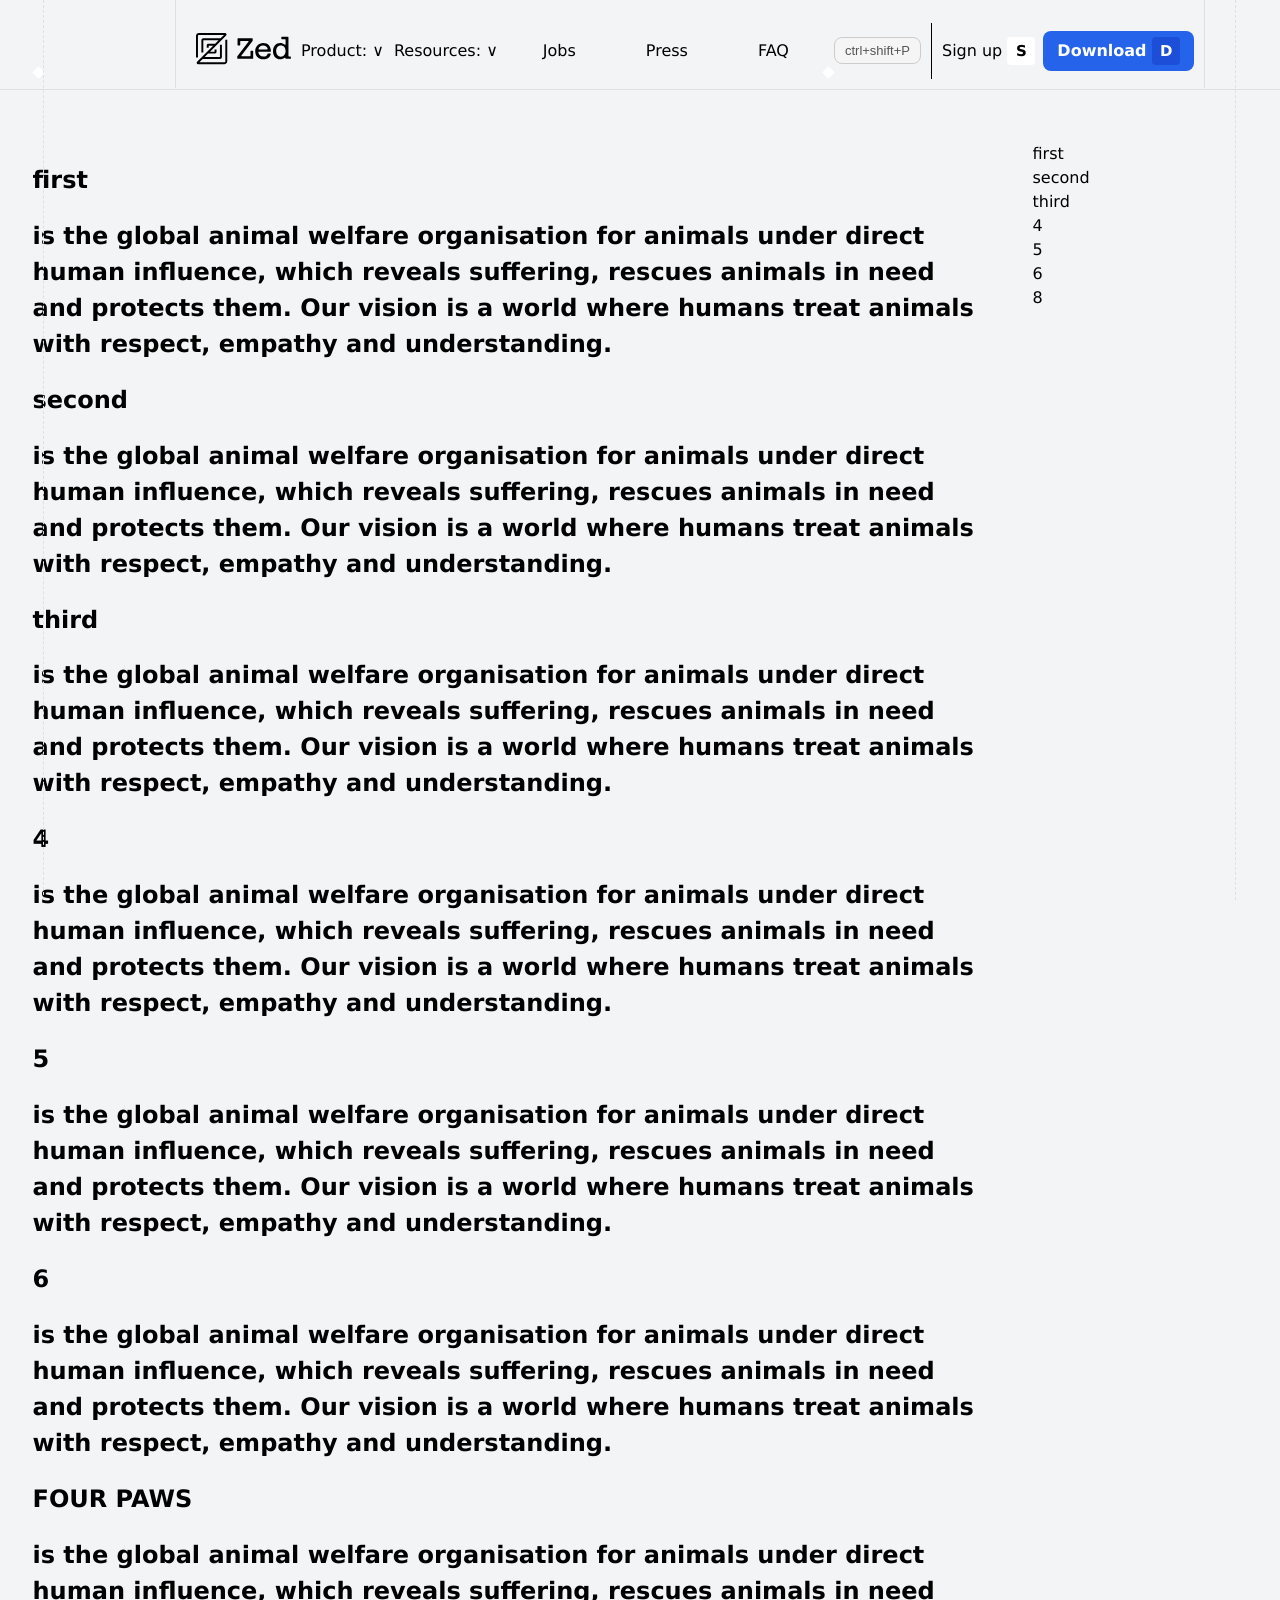
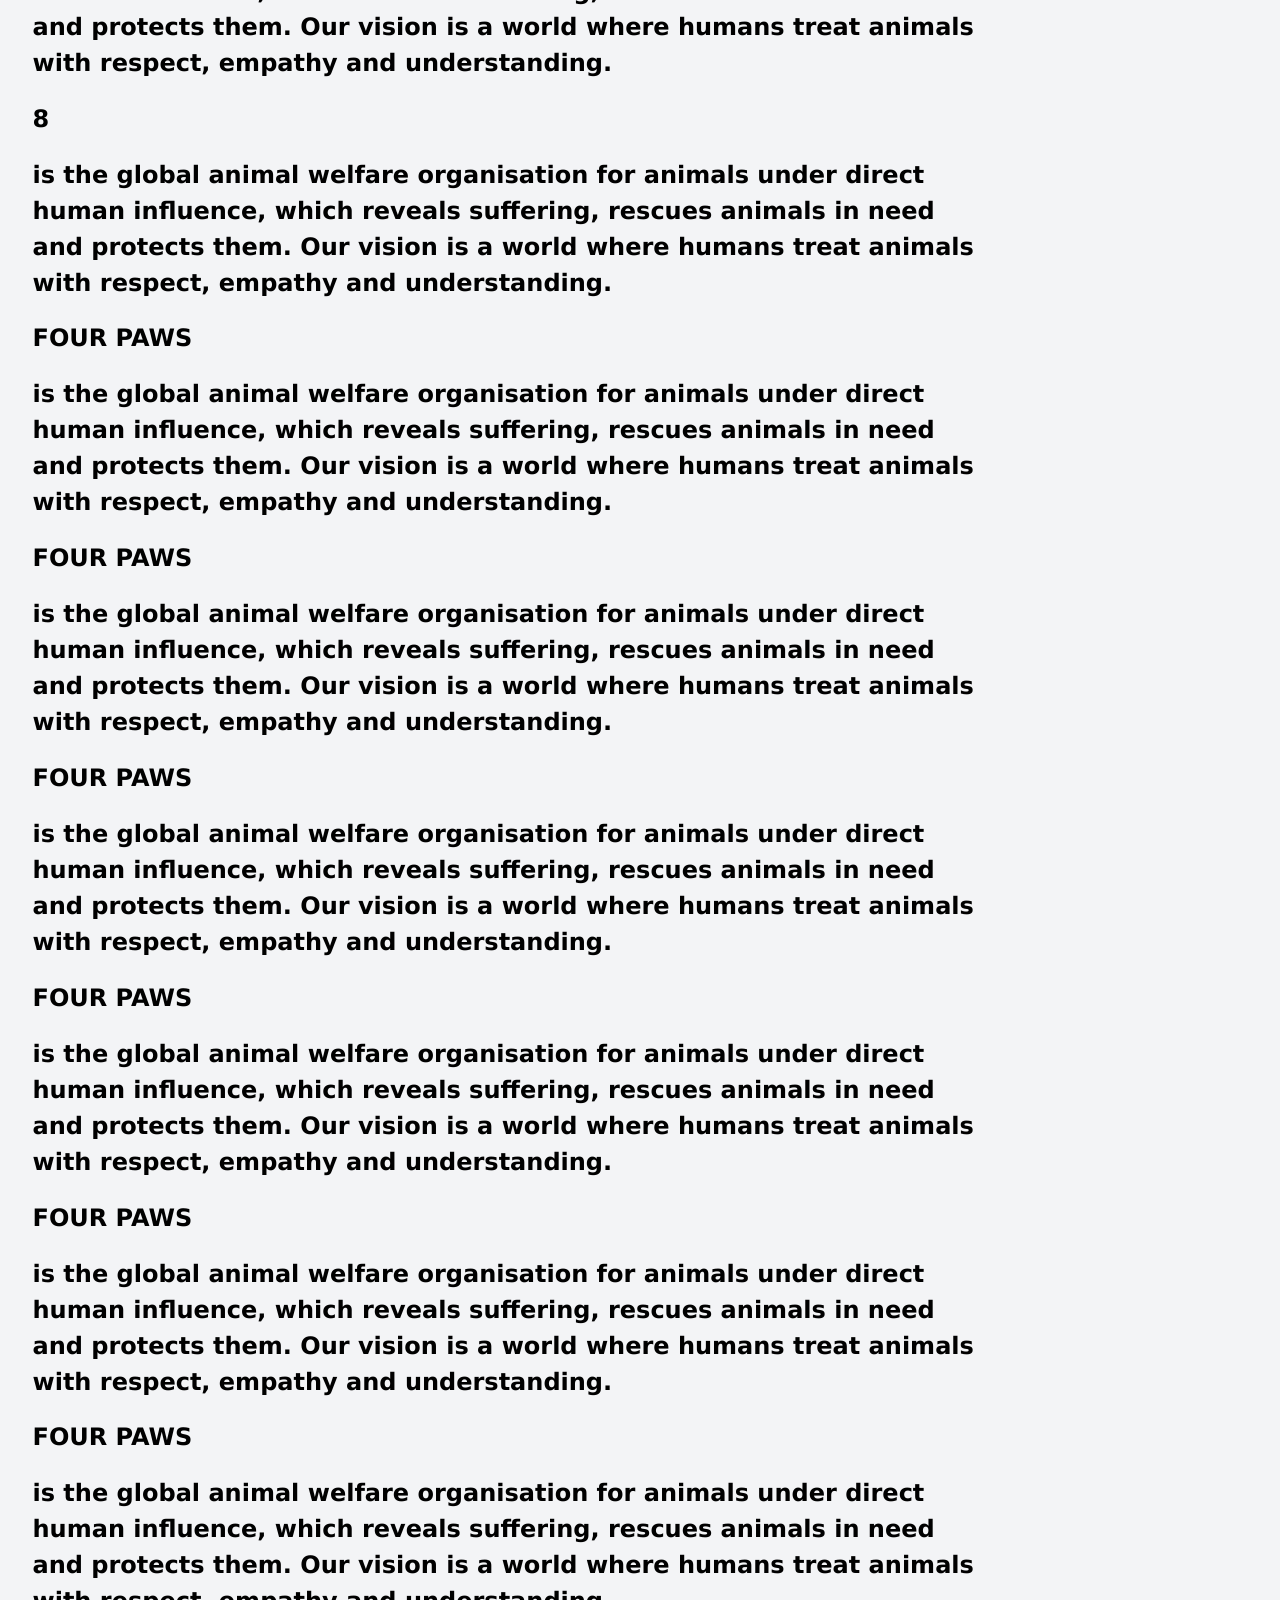
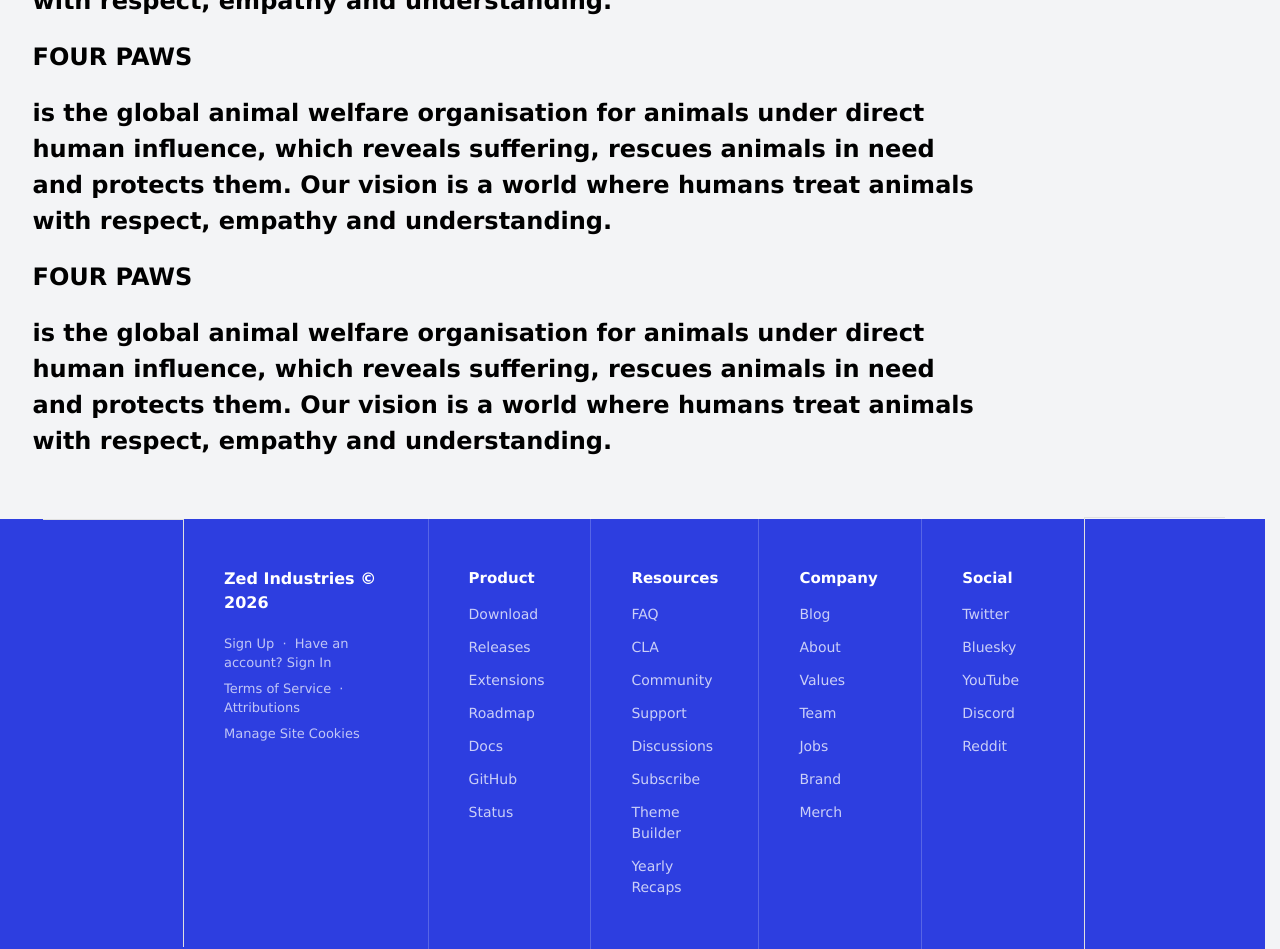
<file: Index.html>
<!DOCTYPE html>
<html lang="ru">

<head>
    <meta charset="UTF-8">
    <title>Заголовок страницы</title>
    <link rel="stylesheet" href="index.css">
</head>

<body>
    <header class="header">
        <div class="tochka" style="left: 800px;"></div>
        <div class="tochka"></div>
        <span class="header-border-left"
            style="border-bottom: 0px solid #e0e0e0; border-left: 0px solid #e0e0e0; ;"></span>
        <div class="header-logo">
            <svg width="95" height="32" viewBox="0 0 95 32" fill="none" xmlns="http://www.w3.org/2000/svg">
                <path fill-rule="evenodd" clip-rule="evenodd"
                    d="M2.93144 1.95429C2.39177 1.95429 1.95429 2.39177 1.95429 2.93144V24.4286H0V2.93144C0 1.31245 1.31245 0 2.93144 0H29.112C30.4178 0 31.0718 1.57879 30.1484 2.50214L14.0237 18.6268H18.5658V16.6115H20.5201V19.1154C20.5201 19.9249 19.8638 20.5811 19.0543 20.5811H12.0694L8.71049 23.9401H23.9401V11.7257H25.8944V23.9401C25.8944 25.0194 25.0194 25.8944 23.9401 25.8944H6.7562L3.33618 29.3144H28.3372C28.8769 29.3144 29.3144 28.8769 29.3144 28.3372V6.84002H31.2687V28.3372C31.2687 29.9562 29.9562 31.2687 28.3372 31.2687H2.15667C0.850848 31.2687 0.196896 29.6899 1.12024 28.7665L17.1839 12.7029H12.7029V14.6572H10.7486V12.2143C10.7486 11.4048 11.4048 10.7486 12.2143 10.7486H19.1382L22.5582 7.32859H7.32859V19.5429H5.3743V7.32859C5.3743 6.24927 6.24927 5.3743 7.32859 5.3743H24.5125L27.9325 1.95429H2.93144Z"
                    fill="black" />
                <path
                    d="M92.454 22.9431C92.454 23.2044 92.6658 23.4162 92.9271 23.4162H94.384C94.6453 23.4162 94.8571 23.628 94.8571 23.8893V25.3755C94.8571 25.6368 94.6453 25.8486 94.384 25.8486H90.0551C89.7938 25.8486 89.582 25.6368 89.582 25.3755V25.1913C89.582 24.7066 88.8297 24.4659 88.4665 24.7869C87.3853 25.7424 85.8983 26.2882 84.1311 26.2882C80.0283 26.2882 77.0098 23.1524 77.0098 18.1704C77.0098 13.1298 80.0576 9.96477 84.1897 9.96477C85.8979 9.96477 87.3987 10.5232 88.5273 11.5576C88.8785 11.8794 89.582 11.6501 89.582 11.1737V6.77462C89.582 6.51334 89.3702 6.30153 89.1089 6.30153H85.7764C85.5151 6.30153 85.3033 6.08972 85.3033 5.82845V4.34223C85.3033 4.08095 85.5151 3.86914 85.7764 3.86914H91.9809C92.2422 3.86914 92.454 4.08095 92.454 4.34223V22.9431ZM84.8638 23.6799C87.6771 23.6799 89.582 21.3648 89.582 18.0825C89.582 14.7416 87.7357 12.573 84.8638 12.573C82.0211 12.573 80.1748 14.7709 80.1748 18.1118C80.1748 21.3941 82.0797 23.6799 84.8638 23.6799Z"
                    fill="black" />
                <path
                    d="M67.3121 26.3175C62.2714 26.3175 59.2236 23.0646 59.2236 18.2291C59.2236 13.6574 62.2714 9.96484 67.2535 9.96484C72.0889 9.96484 74.9316 13.4522 74.9316 17.9947V18.3714C74.9316 18.6327 74.7198 18.8445 74.4585 18.8445H62.8C62.5287 18.8445 62.3111 19.0727 62.3475 19.3415C62.6831 21.8156 64.5057 23.6214 67.2828 23.6214C69.6852 23.6214 71.0449 22.4769 71.5988 20.9462C71.6712 20.7461 71.8554 20.6029 72.0682 20.6029H74.3363C74.6312 20.6029 74.8552 20.8703 74.7817 21.1559C74.0166 24.1308 71.5104 26.3175 67.3121 26.3175ZM62.547 15.8369C62.4621 16.1177 62.686 16.3828 62.9793 16.3828H71.2105C71.4918 16.3828 71.713 16.1377 71.6476 15.8641C71.2387 14.1516 69.7251 12.6024 67.1948 12.6024C64.5755 12.6024 63.055 14.155 62.547 15.8369Z"
                    fill="black" />
                <path
                    d="M54.0124 23.2985C54.2737 23.2985 54.4855 23.0867 54.4855 22.8254V18.2621C54.4855 18.0008 54.6973 17.789 54.9586 17.789H56.7086C56.9699 17.789 57.1817 18.0008 57.1817 18.2621V25.375C57.1817 25.6363 56.9699 25.8481 56.7086 25.8481H41.7416C41.4804 25.8481 41.2686 25.6363 41.2686 25.375V23.4295C41.2686 23.3255 41.3028 23.2245 41.366 23.1419L52.4671 8.6443C52.7054 8.33304 52.4835 7.8836 52.0914 7.8836H44.7015C44.4403 7.8836 44.2285 8.09541 44.2285 8.35668V12.0995C44.2285 12.3607 44.0166 12.5725 43.7554 12.5725H42.0054C41.7441 12.5725 41.5323 12.3607 41.5323 12.0995V5.80707C41.5323 5.54579 41.7441 5.33398 42.0054 5.33398H56.2104C56.4717 5.33398 56.6835 5.54579 56.6835 5.80707V7.75163C56.6835 7.85619 56.6488 7.95781 56.585 8.0406L45.4024 22.5365C45.1625 22.8475 45.3842 23.2985 45.777 23.2985H54.0124Z"
                    fill="black" />
            </svg>

        </div>
        <div class="header-dropdown">
            <div class="dropdown">
                <a class="header-dropdown-begin" href="">Product: &#8744;</a>
                <div class="dropdown-menu">
                    <div class="dropdown-column">
                        <span class="dropdown-section-title">CORE EDITOR</span>

                        <a href="" class="dropdown-item">
                            <span class="dropdown-item-icon">⊞</span>
                            <div class="dropdown-item-text">
                                <span class="dropdown-item-title">Windows</span>
                                <span class="dropdown-item-desc">Fast, native, and ready for your team</span>
                            </div>
                        </a>

                        <a href="" class="dropdown-item">
                            <span class="dropdown-item-icon">✳</span>
                            <div class="dropdown-item-text">
                                <span class="dropdown-item-title">Debugger</span>
                                <span class="dropdown-item-desc">Native debugging support</span>
                            </div>
                        </a>

                        <a href="" class="dropdown-item">
                            <span class="dropdown-item-icon">⌥</span>
                            <div class="dropdown-item-text">
                                <span class="dropdown-item-title">Git Support</span>
                                <span class="dropdown-item-desc">Stage, branch, commit, and more</span>
                            </div>
                        </a>
                    </div>
                    <div class="dropdown-column">
                        <span class="dropdown-section-title">ARTIFICIAL INTELLIGENCE</span>

                        <a href="" class="dropdown-item">
                            <span class="dropdown-item-icon">△</span>
                            <div class="dropdown-item-text">
                                <span class="dropdown-item-title">Agent Client Protocol</span>
                                <span class="dropdown-item-desc">Connect any agent to Zed</span>
                            </div>
                        </a>

                        <a href="" class="dropdown-item">
                            <span class="dropdown-item-icon">✦</span>
                            <div class="dropdown-item-text">
                                <span class="dropdown-item-title">Agentic Editing</span>
                                <span class="dropdown-item-desc">Smoothly collaborate with agents</span>
                            </div>
                        </a>

                        <a href="" class="dropdown-item">
                            <span class="dropdown-item-icon">Z↗</span>
                            <div class="dropdown-item-text">
                                <span class="dropdown-item-title">Edit Prediction</span>
                                <span class="dropdown-item-desc">Get suggestions at every keystroke</span>
                            </div>
                        </a>
                    </div>
                </div>
            </div>
            <div class="dropdown">
                <a class="header-dropdown-begin" href="">Resources: &#8744;</a>
                <div class="dropdown-menu">
                    <div class="dropdown-column">
                        <span class="dropdown-section-title">COMPANY</span>
                        <a href="" class="dropdown-item">
                            <div class="dropdown-item-text">
                                <span class="dropdown-item-title">About</span>
                                <span class="dropdown-item-desc">Learn about Zed's vision</span>
                            </div>
                        </a>
                        <a href="" class="dropdown-item">
                            <div class="dropdown-item-text">
                                <span class="dropdown-item-title">Team</span>
                                <span class="dropdown-item-desc">The humans behind Zed</span>
                            </div>
                        </a>
                        <a href="" class="dropdown-item">
                            <div class="dropdown-item-text">
                                <span class="dropdown-item-title">Values</span>
                                <span class="dropdown-item-desc">How we work</span>
                            </div>
                        </a>
                        <a href="" class="dropdown-item">
                            <div class="dropdown-item-text">
                                <span class="dropdown-item-title">Jobs</span>
                                <span class="dropdown-item-desc">Help us build Zed</span>
                            </div>
                        </a>
                        <a href="" class="dropdown-item">
                            <div class="dropdown-item-text">
                                <span class="dropdown-item-title">Brand</span>
                                <span class="dropdown-item-desc">Our logo and colors</span>
                            </div>
                        </a>
                        <a href="" class="dropdown-item">
                            <div class="dropdown-item-text">
                                <span class="dropdown-item-title">Merch</span>
                                <span class="dropdown-item-desc">Official Zed swag</span>
                            </div>
                        </a>
                    </div>
                    <div class="dropdown-column">
                        <span class="dropdown-section-title">PRODUCT</span>
                        <a href="" class="dropdown-item">
                            <div class="dropdown-item-text">
                                <span class="dropdown-item-title">Releases</span>
                                <span class="dropdown-item-desc">New version every Wednesday</span>
                            </div>
                        </a>
                        <a href="" class="dropdown-item">
                            <div class="dropdown-item-text">
                                <span class="dropdown-item-title">Roadmap</span>
                                <span class="dropdown-item-desc">What's coming up next</span>
                            </div>
                        </a>
                        <a href="" class="dropdown-item">
                            <div class="dropdown-item-text">
                                <span class="dropdown-item-title">Theme Builder</span>
                                <span class="dropdown-item-desc">Create your theme</span>
                            </div>
                        </a>
                    </div>
                    <div class="dropdown-column">
                        <span class="dropdown-section-title">CONNECT</span>
                        <a href="" class="dropdown-item">
                            <div class="dropdown-item-text">
                                <span class="dropdown-item-title">Blog</span>
                                <span class="dropdown-item-desc">Zed stories and news</span>
                            </div>
                        </a>
                        <a href="" class="dropdown-item">
                            <div class="dropdown-item-text">
                                <span class="dropdown-item-title">Community</span>
                                <span class="dropdown-item-desc">Get help and contribute</span>
                            </div>
                        </a>
                        <a href="" class="dropdown-item">
                            <div class="dropdown-item-text">
                                <span class="dropdown-item-title">Events</span>
                                <span class="dropdown-item-desc">Meet with us</span>
                            </div>
                        </a>
                        <a href="" class="dropdown-item">
                            <div class="dropdown-item-text">
                                <span class="dropdown-item-title">Education</span>
                                <span class="dropdown-item-desc">Free Zed for students</span>
                            </div>
                        </a>
                        <a href="" class="dropdown-item">
                            <div class="dropdown-item-text">
                                <span class="dropdown-item-title">Press</span>
                                <span class="dropdown-item-desc">Zed in the wild</span>
                            </div>
                        </a>
                        <a href="" class="dropdown-item">
                            <div class="dropdown-item-text">
                                <span class="dropdown-item-title">Support</span>
                                <span class="dropdown-item-desc">Reach out to us</span>
                            </div>
                        </a>
                    </div>
                    <div class="dropdown-column">
                        <span class="dropdown-section-title">LEARN</span>
                        <a href="" class="dropdown-item">
                            <div class="dropdown-item-text">
                                <span class="dropdown-item-title">Agentic Engineering</span>
                                <span class="dropdown-item-desc">Conversations about AI & the future</span>
                            </div>
                        </a>
                        <a href="" class="dropdown-item">
                            <div class="dropdown-item-text">
                                <span class="dropdown-item-title">User Stories</span>
                                <span class="dropdown-item-desc">World-class developers using Zed</span>
                            </div>
                        </a>
                        <a href="" class="dropdown-item">
                            <div class="dropdown-item-text">
                                <span class="dropdown-item-title">FAQ</span>
                                <span class="dropdown-item-desc">Everything you want to know</span>
                            </div>
                        </a>
                        <a href="" class="dropdown-item">
                            <div class="dropdown-item-text">
                                <span class="dropdown-item-title">Migrate</span>
                                <span class="dropdown-item-desc">From VS Code and others</span>
                            </div>
                        </a>
                    </div>
                </div>
            </div>
        </div>
        <div class="header-hover">
            <a class="header-hover-link">Jobs</a>
            <a class="header-hover-link">Press</a>
            <a class="header-hover-link">FAQ</a>
        </div>
        <div class="header-search">
            <button class="search-btn"> ctrl+shift+P</button>
        </div>
        <span style="border-right: 0.1px solid #000000;"></span>
        <div class="header-link">
            <a href="">Sign up <span class="btn-badge" style="background-color: white; color: black; ">S</span></a>
            <a class="btn-download" href="">Download <span class="btn-badge"
                    style="background-color: #1d4ed8; color: white; ">D</span></a>
        </div>
        <span class="header-border-right"
            style="border-bottom:  0px solid #e0e0e0; border-right: 0px solid #e0e0e0;;"></span>
    </header>
    <main class="hero">
        <div class="hero-content">
            <section id="first" class="center">
                <h1>first</h1>
                <h2>is the global animal welfare organisation for animals under direct human influence, which reveals
                    suffering,
                    rescues animals in need and protects them. Our vision is a world where humans treat animals with
                    respect,
                    empathy and understanding.</h2>
            </section>
            <section class="center">
                <h1 id="second">second</h1>
                <h2>is the global animal welfare organisation for animals under direct human influence, which reveals
                    suffering,
                    rescues animals in need and protects them. Our vision is a world where humans treat animals with
                    respect,
                    empathy and understanding.</h2>
            </section>
            <section id="third" class="center">
                <h1>third</h1>
                <h2>is the global animal welfare organisation for animals under direct human influence, which reveals
                    suffering,
                    rescues animals in need and protects them. Our vision is a world where humans treat animals with
                    respect,
                    empathy and understanding.</h2>
            </section>
            <section id="4" class="center">
                <h1>4</h1>
                <h2>is the global animal welfare organisation for animals under direct human influence, which reveals
                    suffering,
                    rescues animals in need and protects them. Our vision is a world where humans treat animals with
                    respect,
                    empathy and understanding.</h2>
            </section>
            <section id="5" class="center">
                <h1>5</h1>
                <h2>is the global animal welfare organisation for animals under direct human influence, which reveals
                    suffering,
                    rescues animals in need and protects them. Our vision is a world where humans treat animals with
                    respect,
                    empathy and understanding.</h2>
            </section>
            <section id="6" class="center">
                <h1>6</h1>
                <h2>is the global animal welfare organisation for animals under direct human influence, which reveals
                    suffering,
                    rescues animals in need and protects them. Our vision is a world where humans treat animals with
                    respect,
                    empathy and understanding.</h2>
            </section>
            <section class="center">
                <h1>FOUR PAWS</h1>
                <h2>is the global animal welfare organisation for animals under direct human influence, which reveals
                    suffering,
                    rescues animals in need and protects them. Our vision is a world where humans treat animals with
                    respect,
                    empathy and understanding.</h2>
            </section>
            <section id="8" class="center">
                <h1>8</h1>
                <h2>is the global animal welfare organisation for animals under direct human influence, which reveals
                    suffering,
                    rescues animals in need and protects them. Our vision is a world where humans treat animals with
                    respect,
                    empathy and understanding.</h2>
            </section>
            <section class="center">
                <h1>FOUR PAWS</h1>
                <h2>is the global animal welfare organisation for animals under direct human influence, which reveals
                    suffering,
                    rescues animals in need and protects them. Our vision is a world where humans treat animals with
                    respect,
                    empathy and understanding.</h2>
            </section>
            <section class="center">
                <h1>FOUR PAWS</h1>
                <h2>is the global animal welfare organisation for animals under direct human influence, which reveals
                    suffering,
                    rescues animals in need and protects them. Our vision is a world where humans treat animals with
                    respect,
                    empathy and understanding.</h2>
            </section>
            <section class="center">
                <h1>FOUR PAWS</h1>
                <h2>is the global animal welfare organisation for animals under direct human influence, which reveals
                    suffering,
                    rescues animals in need and protects them. Our vision is a world where humans treat animals with
                    respect,
                    empathy and understanding.</h2>
            </section>
            <section class="center">
                <h1>FOUR PAWS</h1>
                <h2>is the global animal welfare organisation for animals under direct human influence, which reveals
                    suffering,
                    rescues animals in need and protects them. Our vision is a world where humans treat animals with
                    respect,
                    empathy and understanding.</h2>
            </section>
            <section class="center">
                <h1>FOUR PAWS</h1>
                <h2>is the global animal welfare organisation for animals under direct human influence, which reveals
                    suffering,
                    rescues animals in need and protects them. Our vision is a world where humans treat animals with
                    respect,
                    empathy and understanding.</h2>
            </section>
            <section class="center">
                <h1>FOUR PAWS</h1>
                <h2>is the global animal welfare organisation for animals under direct human influence, which reveals
                    suffering,
                    rescues animals in need and protects them. Our vision is a world where humans treat animals with
                    respect,
                    empathy and understanding.</h2>
            </section>
            <section class="center">
                <h1>FOUR PAWS</h1>
                <h2>is the global animal welfare organisation for animals under direct human influence, which reveals
                    suffering,
                    rescues animals in need and protects them. Our vision is a world where humans treat animals with
                    respect,
                    empathy and understanding.</h2>
            </section>
            <section class="center">
                <h1>FOUR PAWS</h1>
                <h2>is the global animal welfare organisation for animals under direct human influence, which reveals
                    suffering,
                    rescues animals in need and protects them. Our vision is a world where humans treat animals with
                    respect,
                    empathy and understanding.</h2>
            </section>
        </div>
        <div class="hero-nav">
            <a href="#first">first</a>
            <a href="#second">second</a>
            <a href="#third">third</a>
            <a href="#4">4</a>
            <a href="#5">5</a>
            <a href="#6">6</a>
            <a href="#8">8</a>
        </div>

    </main>

    <footer class="footer">
        <div class="footer-top">
            <span class="header-border-left"
                style="border-bottom: 0px solid #e0e0e0; border-left: 0px solid #e0e0e0; margin: -48px 0px;"></span>
            <div class="footer-brand">
                <span class="footer-brand-title">Zed Industries © 2026</span>
                <div class="footer-brand-links">
                    <div>
                        <a href="">Sign Up</a>
                        <span class="dot">·</span>
                        Have an account? <a href="">Sign In</a>
                    </div>
                    <div>
                        <a href="">Terms of Service</a>
                        <span class="dot">·</span>
                        <a href="">Attributions</a>
                    </div>
                    <div>
                        <a href="">Manage Site Cookies</a>
                    </div>
                </div>
            </div>

            <span style="border-right: 0.1px solid rgba(255,255,255,0.2); margin: -50px 0px;"></span>

            <div class="footer-col">
                <span class="footer-col-title">Product</span>
                <a href="">Download</a>
                <a href="">Releases</a>
                <a href="">Extensions</a>
                <a href="">Roadmap</a>
                <a href="">Docs</a>
                <a href="">GitHub</a>
                <a href="">Status</a>
            </div>

            <span style="border-right: 0.1px solid rgba(255,255,255,0.2); margin: -50px 0px;"></span>

            <div class="footer-col">
                <span class="footer-col-title">Resources</span>
                <a href="">FAQ</a>
                <a href="">CLA</a>
                <a href="">Community</a>
                <a href="">Support</a>
                <a href="">Discussions</a>
                <a href="">Subscribe</a>
                <a href="">Theme Builder</a>
                <a href="">Yearly Recaps</a>
            </div>

            <span style="border-right: 0.1px solid rgba(255,255,255,0.2); margin: -50px 0px;"></span>

            <div class="footer-col">
                <span class="footer-col-title">Company</span>
                <a href="">Blog</a>
                <a href="">About</a>
                <a href="">Values</a>
                <a href="">Team</a>
                <a href="">Jobs</a>
                <a href="">Brand</a>
                <a href="">Merch</a>
            </div>

            <span style="border-right: 0.1px solid rgba(255,255,255,0.2); margin: -50px 0px;"></span>

            <div class="footer-col">
                <span class="footer-col-title">Social</span>
                <a href="">Twitter</a>
                <a href="">Bluesky</a>
                <a href="">YouTube</a>
                <a href="">Discord</a>
                <a href="">Reddit</a>
            </div>
            <span class="header-border-right"
                style="border-bottom:  0px solid #e0e0e0; border-right: 0px solid #e0e0e0; margin: -50px 0px;"></span>
        </div>

        <script src="index.js"></script>
</body>

</html>
</file>
<file: index.css>
:host,
:root {
    --font-sans: ui-sans-serif, system-ui, sans-serif, "Apple Color Emoji", "Segoe UI Emoji", "Segoe UI Symbol", "Noto Color Emoji";
    --font-mono: ui-monospace, SFMono-Regular, Menlo, Monaco, Consolas, "Liberation Mono", "Courier New", monospace;
    --color-red-100: oklch(93.6% .032 17.717);
    --color-red-200: oklch(88.5% .062 18.334);
    --color-red-300: oklch(80.8% .114 19.571);
    --color-red-400: oklch(70.4% .191 22.216);
    --color-red-500: oklch(63.7% .237 25.331);
    --color-red-600: oklch(57.7% .245 27.325);
    --color-red-700: oklch(50.5% .213 27.518);
    --color-red-800: oklch(44.4% .177 26.899);
    --color-red-900: oklch(39.6% .141 25.723);
    --color-orange-100: oklch(95.4% .038 75.164);
    --color-orange-400: oklch(75% .183 55.934);
    --color-orange-500: oklch(70.5% .213 47.604);
    --color-amber-500: oklch(76.9% .188 70.08);
    --color-yellow-100: oklch(97.3% .071 103.193);
    --color-yellow-200: oklch(94.5% .129 101.54);
    --color-yellow-300: oklch(90.5% .182 98.111);
    --color-yellow-400: oklch(85.2% .199 91.936);
    --color-yellow-500: oklch(79.5% .184 86.047);
    --color-yellow-600: oklch(68.1% .162 75.834);
    --color-yellow-700: oklch(55.4% .135 66.442);
    --color-yellow-800: oklch(47.6% .114 61.907);
    --color-green-100: oklch(96.2% .044 156.743);
    --color-green-200: oklch(92.5% .084 155.995);
    --color-green-300: oklch(87.1% .15 154.449);
    --color-green-400: oklch(79.2% .209 151.711);
    --color-green-500: oklch(72.3% .219 149.579);
    --color-green-600: oklch(62.7% .194 149.214);
    --color-green-700: oklch(52.7% .154 150.069);
    --color-green-800: oklch(44.8% .119 151.328);
    --color-green-900: oklch(39.3% .095 152.535);
    --color-sky-50: oklch(97.7% .013 236.62);
    --color-blue-50: oklch(97% .014 254.604);
    --color-blue-100: oklch(93.2% .032 255.585);
    --color-blue-200: oklch(88.2% .059 254.128);
    --color-blue-300: oklch(80.9% .105 251.813);
    --color-blue-400: oklch(70.7% .165 254.624);
    --color-blue-500: oklch(62.3% .214 259.815);
    --color-blue-600: oklch(54.6% .245 262.881);
    --color-blue-700: oklch(48.8% .243 264.376);
    --color-blue-800: oklch(42.4% .199 265.638);
    --color-blue-900: oklch(37.9% .146 265.522);
    --color-blue-950: oklch(28.2% .091 267.935);
    --color-indigo-100: oklch(93% .034 272.788);
    --color-purple-100: oklch(94.6% .033 307.174);
    --color-gray-50: oklch(98.5% .002 247.839);
    --color-gray-100: oklch(96.7% .003 264.542);
    --color-gray-200: oklch(92.8% .006 264.531);
    --color-gray-300: oklch(87.2% .01 258.338);
    --color-gray-400: oklch(70.7% .022 261.325);
    --color-gray-500: oklch(55.1% .027 264.364);
    --color-gray-600: oklch(44.6% .03 256.802);
    --color-gray-700: oklch(37.3% .034 259.733);
    --color-gray-800: oklch(27.8% .033 256.848);
    --color-gray-900: oklch(21% .034 264.665);
    --color-zinc-400: oklch(70.5% .015 286.067);
    --color-zinc-500: oklch(55.2% .016 285.938);
    --color-zinc-600: oklch(44.2% .017 285.786);
    --color-zinc-800: oklch(27.4% .006 286.033);
    --color-black: #000;
    --color-white: #fff;
    --spacing: .25rem;
    --breakpoint-sm: 640px;
    --container-xs: 20rem;
    --container-sm: 24rem;
    --container-md: 28rem;
    --container-lg: 32rem;
    --container-xl: 36rem;
    --container-2xl: 42rem;
    --container-3xl: 48rem;
    --container-4xl: 56rem;
    --container-5xl: 64rem;
    --text-xs: .75rem;
    --text-xs--line-height: calc(1/.75);
    --text-sm: .875rem;
    --text-sm--line-height: calc(1.25/.875);
    --text-base: 1rem;
    --text-base--line-height: calc(1.5/1);
    --text-lg: 1.125rem;
    --text-lg--line-height: calc(1.75/1.125);
    --text-xl: 1.25rem;
    --text-xl--line-height: calc(1.75/1.25);
    --text-2xl: 1.5rem;
    --text-2xl--line-height: calc(2/1.5);
    --text-3xl: 1.875rem;
    --text-3xl--line-height: calc(2.25/1.875);
    --text-5xl: 3rem;
    --text-5xl--line-height: 1;
    --text-6xl: 3.75rem;
    --text-6xl--line-height: 1;
    --font-weight-normal: 400;
    --font-weight-medium: 500;
    --font-weight-semibold: 600;
    --font-weight-bold: 700;
    --tracking-tight: -.025em;
    --tracking-wide: .025em;
    --tracking-wider: .05em;
    --tracking-widest: .1em;
    --leading-normal: 1.5;
    --leading-relaxed: 1.625;
    --radius-xs: .125rem;
    --radius-sm: .25rem;
    --radius-md: .375rem;
    --radius-lg: .5rem;
    --radius-xl: .75rem;
    --radius-2xl: 1rem;
    --drop-shadow-md: 0 3px 3px #0000001f;
    --ease-in: cubic-bezier(.4, 0, 1, 1);
    --ease-out: cubic-bezier(0, 0, .2, 1);
    --ease-in-out: cubic-bezier(.4, 0, .2, 1);
    --animate-spin: spin var(--default-animation-duration, 1s)var(--default-animation-timing-function, linear)var(--default-animation-delay, 0s)infinite;
    --animate-pulse: pulse var(--default-animation-duration, 2s)var(--default-animation-timing-function, cubic-bezier(.4, 0, .6, 1))var(--default-animation-delay, 0s)infinite;
    --blur-sm: 8px;
    --blur-md: 12px;
    --aspect-video: 16/9;
    --default-transition-duration: .15s;
    --default-transition-timing-function: cubic-bezier(.4, 0, .2, 1);
    --default-font-family: var(--font-sans);
    --default-mono-font-family: var(--font-mono);
    --animate-fade: fade var(--default-animation-duration, 1s)var(--default-animation-timing-function, ease)var(--default-animation-delay, 0s)both;
    --animate-fade-up: fade-up var(--default-animation-duration, 1s)var(--default-animation-timing-function, ease)var(--default-animation-delay, 0s)both;
    --blog-content-width: 740px;
    --markdown-layout-width: 45rem;
    --font-zed-mono: var(--font-zed-mono);
    --font-plex-serif: var(--font-plex-serif);
    --color-accent-blue: oklch(48% .23 264);
    --cream: oklch(57.5% .0282 89);
    --offgray: oklch(57.94% .0169 262.86);
    --color-cream-50: #f5f4f3;
    --node-vertical-offset: 3.5px;
    --node-horizontal-offset: 4.5px;
    --animate-blink: blink 1s step-end infinite;
    --animate-dialogOverlayShow: dialogOverlayShow .15s cubic-bezier(.16, 1, .3, 1);
    --animate-scaleIn: scaleIn .1s ease;
    --animate-scaleOut: scaleOut .1s ease;
    --animate-spin-slow: spin 32s linear infinite;
    --animate-spin-slower: spin 50s linear infinite
}

:host,
html {
    -webkit-text-size-adjust: 100%;
    tab-size: 4;
    line-height: 1.5;
    font-family: var(--default-font-family, ui-sans-serif, system-ui, sans-serif, "Apple Color Emoji", "Segoe UI Emoji", "Segoe UI Symbol", "Noto Color Emoji");
    font-feature-settings: var(--default-font-feature-settings, normal);
    font-variation-settings: var(--default-font-variation-settings, normal);
    -webkit-tap-highlight-color: transparent
}

body,
html {
    overscroll-behavior-y: none;
    scrollbar-gutter: stable;
    text-shadow: 1px 1px 1px #00000001;
    color: var(--color-offgray-800);
    text-rendering: geometricPrecision !important;
    -webkit-font-smoothing: antialiased !important;
    background-color: var(--color-gray-100);
}

body {
    margin: 0;
    padding: 0;
}

body::before,
body::after {
    content: '';
    position: fixed;
    top: 0;
    bottom: 0;
    width: 1px;
    border-left: 1px dashed #e0e0e0;
    background-color: transparent;
    z-index: 100;
}

body::before {
    left: 43px;
}

body::after {
    right: 43px;
}

.header {
    position: sticky;
    display: flex;
    height: 56px;
    top: -10px;
    white-space: nowrap;
    gap: 10px;
    width: auto;
    padding: 11px;
    margin: 12px 24px;
    border-radius: 5px;
    border-bottom: none;
    background-color: var(--color-gray-100);
}

.header::after {
    content: '';
    position: absolute;
    bottom: 0;
    left: -36px;
    right: -48px;
    height: 1px;
    background-color: #e0e0e0;
}

.header a {
    text-decoration: none;
    color: black;
}

.tochka {
    position: absolute;
    border-radius: 0%;
    transform: rotate(45deg);
    width: 9px;
    height: 9px;
    background-color: var(--color-white);
    color: var(--color-white);
    top: 56px;
    left: 10px;
    border-style: var(--tw-border-style);
    border-width: 1px;
    z-index: 300;
}

.header-border-left,
.header-border-right {
    width: 140px;
    align-self: stretch;
    flex-shrink: 0;
    margin: -30px 10px -9px 0px;
    border: 1px solid #e0e0e0   ;
}

.cube {
    position: absolute;
    border-radius: 10%;
}

.header-logo {
    position: relative;
    top: 10px;
}

.header-dropdown {
    display: flex;
    flex-direction: row;
    gap: 10px;
}

.dropdown {
    position: relative;
    height: 100%;
    display: flex;
    align-items: center;
}

.dropdown a {
    text-decoration: none;
    color: #000;
}

.dropdown-menu {
    position: absolute;
    top: calc(100% + 8px);
    left: auto;
    right: auto;
    color: black;
    background-color: white;
    display: flex;
    gap: 40px;
    padding: 20px;
    opacity: 0;
    pointer-events: none;
    transition: opacity 0.15s;
    z-index: 200;
    border-radius: 10px;
    border: 1px solid #e0e0e0;
    box-shadow: 0 4px 20px #0000001a;
    min-width: 500px;
}

.header-dropdown-begin {
    cursor: pointer;
    user-select: none;
}

.dropdown:hover .dropdown-menu {
    opacity: 1;
    pointer-events: auto;
}

.dropdown-column {
    display: flex;
    flex-direction: column;
    gap: 10px;
}

.dropdown-section-title {
    font-size: 11px;
    font-weight: 600;
    color: #aaa;
    letter-spacing: 0.08em;
    margin-bottom: 8px;
    display: block;
}

.dropdown-item {
    display: flex;
    align-items: flex-start;
    gap: 10px;
    padding: 8px;
    border-radius: 8px;
    text-decoration: none;
    color: black;
    border: 1px solid transparent;
    white-space: nowrap;
}

.dropdown-item:hover {
    background-color: #eef3fc;
    border-color: #c5d8f8;
}

.dropdown-item-icon {
    font-size: 20px;
    color: #2563eb;
    flex-shrink: 0;
    width: 24px;
    margin-top: 1px;
}

.dropdown-item-text {
    display: flex;
    flex-direction: column;
    gap: 2px;
}

.dropdown-item-title {
    font-weight: 600;
    font-size: 14px;
    color: #111;
    display: block;
}

.dropdown-item-desc {
    font-size: 12px;
    color: #888;
    display: block;
}

.dropdown-title {
    font-weight: 700;
    font-size: 16px;
    margin-bottom: 5px;
    display: block;
}

.dropdown-column a {
    white-space: nowrap;
}

.header-hover {
    height: 100%;
    display: flex;
    flex: 1;
}

.header-hover-link {
    background-color: var(--color-gray-100);
    height: 100%;
    display: flex;
    align-items: center;
    padding: 0 35px;
    transition: background-color;
    border-radius: 10%;
}

.header-hover-link:hover {
    background-color: var(--color-gray-300);
}

.search-btn {
    position: relative;
    display: inline-flex;
    align-items: center;
    gap: 6px;
    background: #f5f5f5;
    border: 1px solid #ccc;
    border-radius: 8px;
    padding: 5px 10px;
    cursor: pointer;
    font-size: 13px;
    color: #555;
    top: 14px;
}

.header-link {
    display: flex;
    align-items: center;
    gap: 8px;
}

.btn-download {
    background-color: #2563eb;
    color: white !important;
    padding: 6px 14px;
    border-radius: 8px;
    font-weight: 600;
}

.btn-badge {
    display: inline-flex;
    align-items: center;
    justify-content: center;
    width: 28px;
    height: 28px;
    border-radius: 4px;
    font-size: 15px;
    font-weight: 700;
    top: -1px;
}

.hero {
    display: flex;
    gap: 40px;
    max-width: 1200px;
    margin: 0 auto;
    padding: 40px 24px;
}

.hero-content {
    flex: 1;

}

.hero-nav {
    display: flex;
    width: 200px;
    flex-shrink: 0;
    position: sticky;
    top: 80px;
    align-self: flex-start;
    max-height: calc(100vh - 80px);
    overflow-y: auto;
    flex-direction: column;
}

.hero-nav a {
    text-decoration: none;
    color: var(--color-black);

}

.hero-nav a:hover {
    background-color: var(--color-blue-200);
}

.footer {
    background-color: #2d3ee0;
    color: white;
    padding: 48px 40px 10px 43px;
}

.footer-top {
    display: flex;
    gap: 40px;
    padding-bottom: 40px;
}

.footer-brand {
    flex: 2;
    display: flex;
    flex-direction: column;
    gap: 20px;
}

.footer-brand-title {
    font-size: 16px;
    font-weight: 600;
    color: white;
}

.footer-brand-links {
    display: flex;
    flex-direction: column;
    gap: 6px;
    font-size: 13px;
    color: rgba(255, 255, 255, 0.7);
}

.footer-brand-links a {
    color: rgba(255, 255, 255, 0.7);
    text-decoration: none;
}

.footer-brand-links a:hover {
    color: white;
}

.footer-brand-links .dot {
    margin: 0 4px;
}

.footer-col {
    flex: 1;
    display: flex;
    flex-direction: column;
    gap: 12px;
}

.footer-col-title {
    font-size: 15px;
    font-weight: 600;
    color: white;
    margin-bottom: 4px;
}

.footer-col a {
    font-size: 14px;
    color: rgba(255, 255, 255, 0.75);
    text-decoration: none;
    display: flex;
    align-items: center;
    gap: 3px;
}

.footer-col a:hover {
    color: white;
}
</file>
